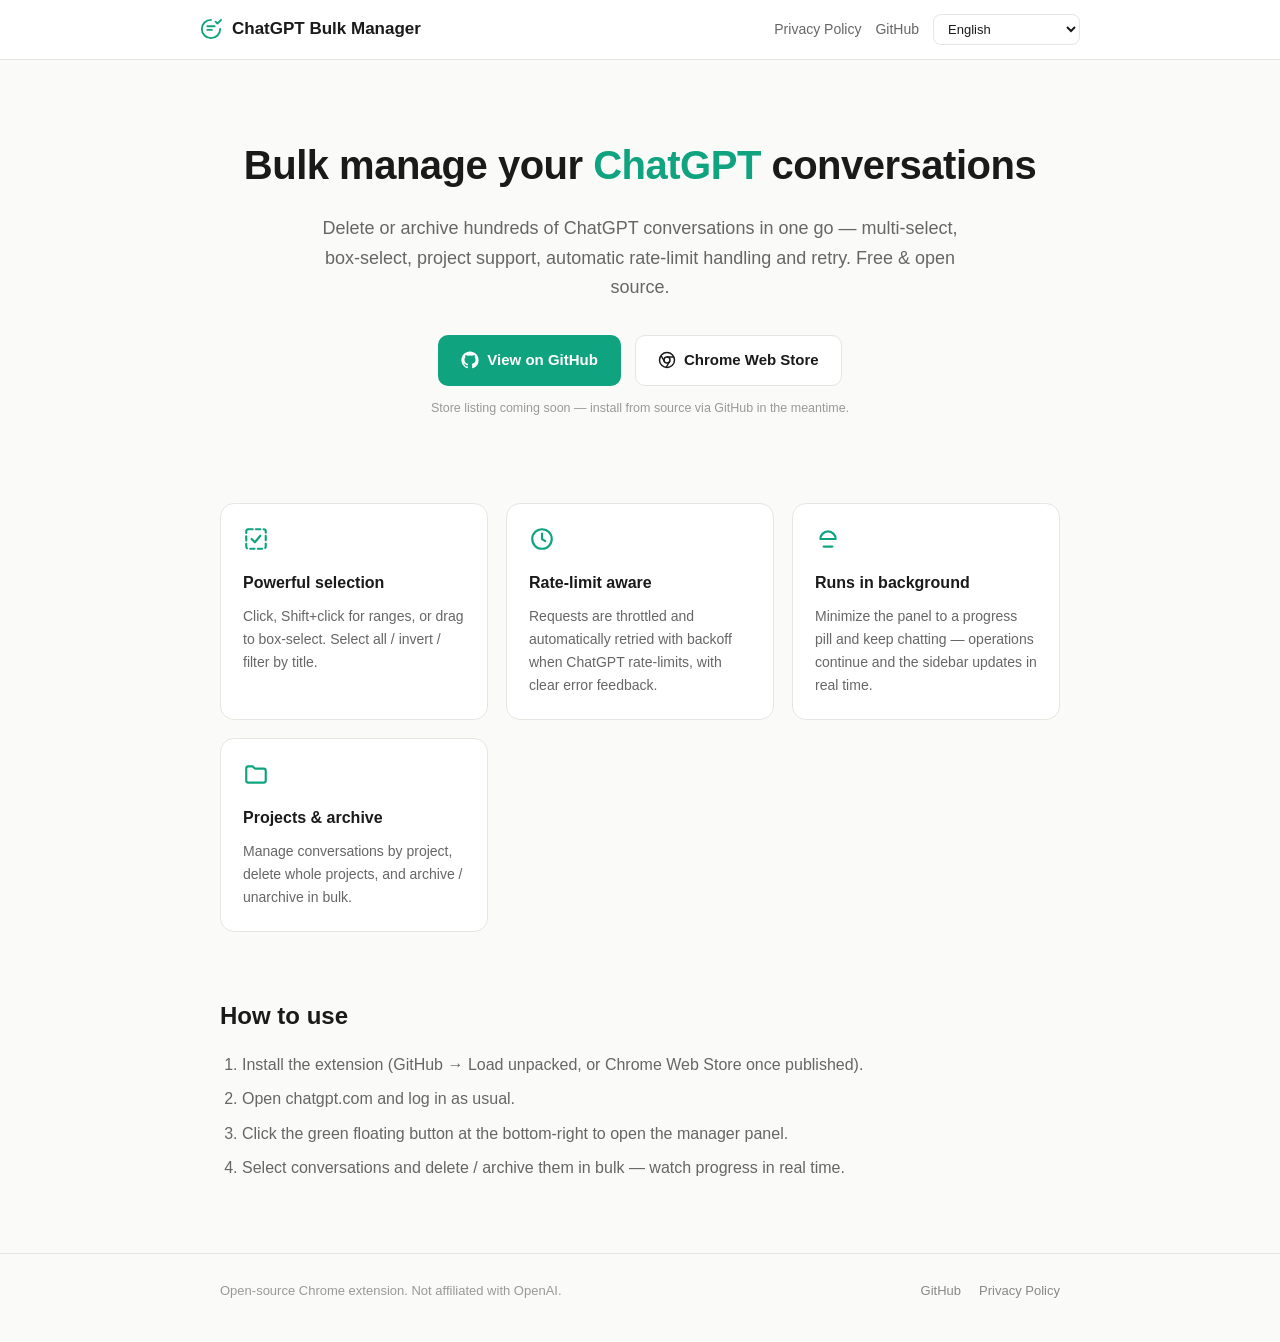
<file: docs/index.html>
<!DOCTYPE html>
<html lang="en">
<head>
  <meta charset="UTF-8" />
  <meta name="viewport" content="width=device-width, initial-scale=1" />
  <title>ChatGPT Bulk Manager</title>
  <link rel="stylesheet" href="style.css" />
</head>
<body>
  <header>
    <div class="wrap nav">
      <a class="brand" href="index.html">
        <svg width="22" height="22" viewBox="0 0 24 24" fill="none" stroke="currentColor" stroke-width="2" stroke-linecap="round" stroke-linejoin="round"><path d="M12 2a10 10 0 1 0 10 10"/><path d="M8 9h8M8 13h5"/><path d="m17 4 2 2 4-4"/></svg>
        ChatGPT Bulk Manager
      </a>
      <a class="link" href="privacy.html" data-i18n="navPrivacy">Privacy Policy</a>
      <a class="link" href="https://github.com/Wy2926/chatgpt-delete" target="_blank" rel="noopener">GitHub</a>
      <select id="lang" aria-label="Language"></select>
    </div>
  </header>

  <main class="wrap">
    <section class="hero">
      <h1 data-i18n="heroTitle" data-i18n-html>Bulk manage your <span class="accent">ChatGPT</span> conversations</h1>
      <p class="sub" data-i18n="heroSub"></p>
      <div class="cta">
        <a class="btn primary" href="https://github.com/Wy2926/chatgpt-delete" target="_blank" rel="noopener">
          <svg width="18" height="18" viewBox="0 0 24 24" fill="currentColor"><path d="M12 .5C5.65.5.5 5.65.5 12c0 5.08 3.29 9.39 7.86 10.91.58.11.79-.25.79-.55v-1.94c-3.2.7-3.87-1.54-3.87-1.54-.52-1.33-1.28-1.68-1.28-1.68-1.04-.71.08-.7.08-.7 1.15.08 1.76 1.19 1.76 1.19 1.03 1.76 2.69 1.25 3.35.96.1-.75.4-1.25.72-1.54-2.55-.29-5.24-1.28-5.24-5.68 0-1.26.45-2.28 1.19-3.09-.12-.29-.52-1.46.11-3.05 0 0 .97-.31 3.17 1.18a11 11 0 0 1 5.77 0c2.2-1.49 3.17-1.18 3.17-1.18.63 1.59.23 2.76.11 3.05.74.81 1.19 1.83 1.19 3.09 0 4.41-2.69 5.38-5.26 5.66.41.36.78 1.06.78 2.14v3.17c0 .31.21.67.8.55A11.5 11.5 0 0 0 23.5 12C23.5 5.65 18.35.5 12 .5z"/></svg>
          <span data-i18n="btnGitHub">View on GitHub</span>
        </a>
        <a class="btn ghost" href="https://chromewebstore.google.com/detail/chatgpt-bulk-manager/PLACEHOLDER_EXTENSION_ID" target="_blank" rel="noopener">
          <svg width="18" height="18" viewBox="0 0 24 24" fill="none" stroke="currentColor" stroke-width="2"><circle cx="12" cy="12" r="10"/><circle cx="12" cy="12" r="4"/><path d="M12 8h9.2M8.6 14 4 6M15.4 14l-4.6 8"/></svg>
          <span data-i18n="btnStore">Chrome Web Store</span>
        </a>
      </div>
      <p class="note" data-i18n="storeNote"></p>
    </section>

    <section class="features">
      <div class="card">
        <div class="ic"><svg width="26" height="26" viewBox="0 0 24 24" fill="none" stroke="currentColor" stroke-width="2" stroke-linecap="round" stroke-linejoin="round"><rect x="3" y="3" width="18" height="18" rx="2" stroke-dasharray="4 3"/><path d="m8 12 3 3 5-6"/></svg></div>
        <h3 data-i18n="f1t"></h3><p data-i18n="f1d"></p>
      </div>
      <div class="card">
        <div class="ic"><svg width="26" height="26" viewBox="0 0 24 24" fill="none" stroke="currentColor" stroke-width="2" stroke-linecap="round" stroke-linejoin="round"><circle cx="12" cy="12" r="9"/><path d="M12 7v5l3 2"/></svg></div>
        <h3 data-i18n="f2t"></h3><p data-i18n="f2d"></p>
      </div>
      <div class="card">
        <div class="ic"><svg width="26" height="26" viewBox="0 0 24 24" fill="none" stroke="currentColor" stroke-width="2" stroke-linecap="round" stroke-linejoin="round"><path d="M5 12h14M5 12a7 7 0 0 1 14 0"/><path d="M8 19h8"/></svg></div>
        <h3 data-i18n="f3t"></h3><p data-i18n="f3d"></p>
      </div>
      <div class="card">
        <div class="ic"><svg width="26" height="26" viewBox="0 0 24 24" fill="none" stroke="currentColor" stroke-width="2" stroke-linecap="round" stroke-linejoin="round"><path d="M3 7a2 2 0 0 1 2-2h4l2 2h8a2 2 0 0 1 2 2v9a2 2 0 0 1-2 2H5a2 2 0 0 1-2-2z"/></svg></div>
        <h3 data-i18n="f4t"></h3><p data-i18n="f4d"></p>
      </div>
    </section>

    <section class="section">
      <h2 data-i18n="howTitle"></h2>
      <ol>
        <li data-i18n="how1"></li>
        <li data-i18n="how2"></li>
        <li data-i18n="how3"></li>
        <li data-i18n="how4"></li>
      </ol>
    </section>
  </main>

  <footer>
    <div class="wrap">
      <span data-i18n="footNote"></span>
      <span class="spacer"></span>
      <a href="https://github.com/Wy2926/chatgpt-delete" target="_blank" rel="noopener">GitHub</a>
      <a href="privacy.html" data-i18n="navPrivacy"></a>
    </div>
  </footer>

  <script src="i18n.js"></script>
</body>
</html>
</file>
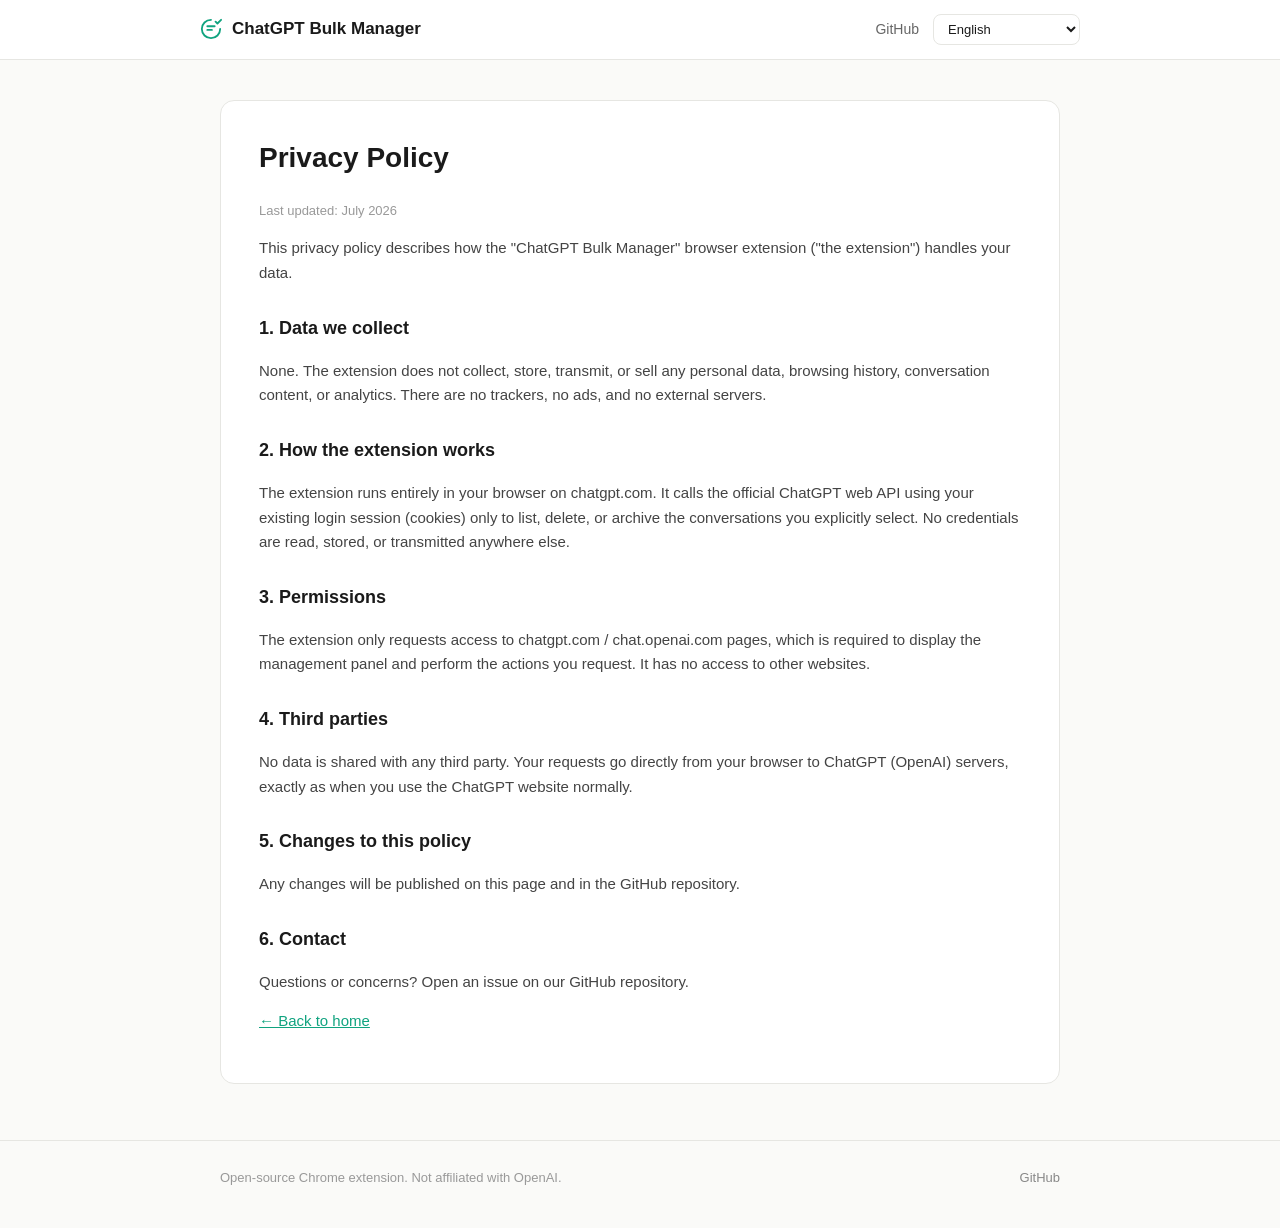
<file: docs/privacy.html>
<!DOCTYPE html>
<html lang="en">
<head>
  <meta charset="UTF-8" />
  <meta name="viewport" content="width=device-width, initial-scale=1" />
  <title>Privacy Policy — ChatGPT Bulk Manager</title>
  <link rel="stylesheet" href="style.css" />
</head>
<body>
  <header>
    <div class="wrap nav">
      <a class="brand" href="index.html">
        <svg width="22" height="22" viewBox="0 0 24 24" fill="none" stroke="currentColor" stroke-width="2" stroke-linecap="round" stroke-linejoin="round"><path d="M12 2a10 10 0 1 0 10 10"/><path d="M8 9h8M8 13h5"/><path d="m17 4 2 2 4-4"/></svg>
        ChatGPT Bulk Manager
      </a>
      <a class="link" href="https://github.com/Wy2926/chatgpt-delete" target="_blank" rel="noopener">GitHub</a>
      <select id="lang" aria-label="Language"></select>
    </div>
  </header>

  <main class="wrap">
    <div class="doc">
      <h1 data-i18n="pTitle">Privacy Policy</h1>
      <p class="updated" data-i18n="pUpdated"></p>
      <p data-i18n="pIntro"></p>

      <h2 data-i18n="p1t"></h2>
      <p data-i18n="p1b"></p>

      <h2 data-i18n="p2t"></h2>
      <p data-i18n="p2b"></p>

      <h2 data-i18n="p3t"></h2>
      <p data-i18n="p3b"></p>

      <h2 data-i18n="p4t"></h2>
      <p data-i18n="p4b"></p>

      <h2 data-i18n="p5t"></h2>
      <p data-i18n="p5b"></p>

      <h2 data-i18n="p6t"></h2>
      <p data-i18n="p6b"></p>

      <p><a href="index.html" data-i18n="back"></a></p>
    </div>
  </main>

  <footer>
    <div class="wrap">
      <span data-i18n="footNote"></span>
      <span class="spacer"></span>
      <a href="https://github.com/Wy2926/chatgpt-delete" target="_blank" rel="noopener">GitHub</a>
    </div>
  </footer>

  <script src="i18n.js"></script>
</body>
</html>
</file>
<file: docs/style.css>
:root {
  --green: #10a37f;
  --green-dark: #0d8a6c;
  --ink: #1a1a1a;
  --muted: #666;
  --bg: #fafaf8;
  --card: #ffffff;
  --border: #e6e6e2;
}
* { box-sizing: border-box; }
body {
  margin: 0; color: var(--ink); background: var(--bg);
  font-family: -apple-system, BlinkMacSystemFont, "Segoe UI", Roboto, "Helvetica Neue", "Microsoft YaHei", "Noto Sans", sans-serif;
  line-height: 1.65;
}
a { color: var(--green); }
.wrap { max-width: 880px; margin: 0 auto; padding: 0 20px; }

header {
  background: var(--card); border-bottom: 1px solid var(--border);
  position: sticky; top: 0; z-index: 10;
}
.nav { display: flex; align-items: center; gap: 14px; padding: 14px 0; }
.brand { display: flex; align-items: center; gap: 10px; font-weight: 700; font-size: 17px; color: var(--ink); text-decoration: none; flex: 1; }
.brand svg { color: var(--green); }
.nav a.link { color: var(--muted); text-decoration: none; font-size: 14px; }
.nav a.link:hover { color: var(--green); }
select#lang {
  padding: 6px 10px; border: 1px solid var(--border); border-radius: 8px;
  background: #fff; font-size: 13px; cursor: pointer; color: var(--ink);
}

.hero { text-align: center; padding: 72px 0 48px; }
.hero h1 { font-size: 40px; margin: 0 0 16px; letter-spacing: -0.5px; }
.hero h1 .accent { color: var(--green); }
.hero p.sub { font-size: 18px; color: var(--muted); max-width: 640px; margin: 0 auto 32px; }
.cta { display: flex; gap: 14px; justify-content: center; flex-wrap: wrap; }
.btn {
  display: inline-flex; align-items: center; gap: 8px; padding: 12px 22px;
  border-radius: 10px; font-size: 15px; font-weight: 600; text-decoration: none;
  border: 1px solid transparent; transition: background .15s;
}
.btn.primary { background: var(--green); color: #fff; }
.btn.primary:hover { background: var(--green-dark); }
.btn.ghost { background: #fff; color: var(--ink); border-color: var(--border); }
.btn.ghost:hover { border-color: var(--green); color: var(--green); }
.note { font-size: 12.5px; color: #999; margin-top: 12px; }

.features { display: grid; grid-template-columns: repeat(auto-fit, minmax(240px, 1fr)); gap: 18px; padding: 24px 0 56px; }
.card {
  background: var(--card); border: 1px solid var(--border); border-radius: 14px;
  padding: 22px;
}
.card .ic { color: var(--green); margin-bottom: 10px; }
.card h3 { margin: 0 0 8px; font-size: 16px; }
.card p { margin: 0; font-size: 14px; color: var(--muted); }

.section { padding: 8px 0 56px; }
.section h2 { font-size: 24px; margin: 0 0 16px; }
.section ol { padding-left: 22px; color: var(--muted); }
.section ol li { margin-bottom: 8px; }

/* privacy page */
.doc { background: var(--card); border: 1px solid var(--border); border-radius: 14px; padding: 34px 38px; margin: 40px 0 56px; }
.doc h1 { font-size: 28px; margin-top: 0; }
.doc h2 { font-size: 18px; margin-top: 28px; }
.doc p, .doc li { color: #444; font-size: 15px; }
.doc .updated { color: #999; font-size: 13px; }

footer { border-top: 1px solid var(--border); padding: 26px 0 40px; color: #999; font-size: 13px; }
footer .wrap { display: flex; gap: 18px; flex-wrap: wrap; align-items: center; }
footer a { color: #888; text-decoration: none; }
footer a:hover { color: var(--green); }
footer .spacer { flex: 1; }
</file>
